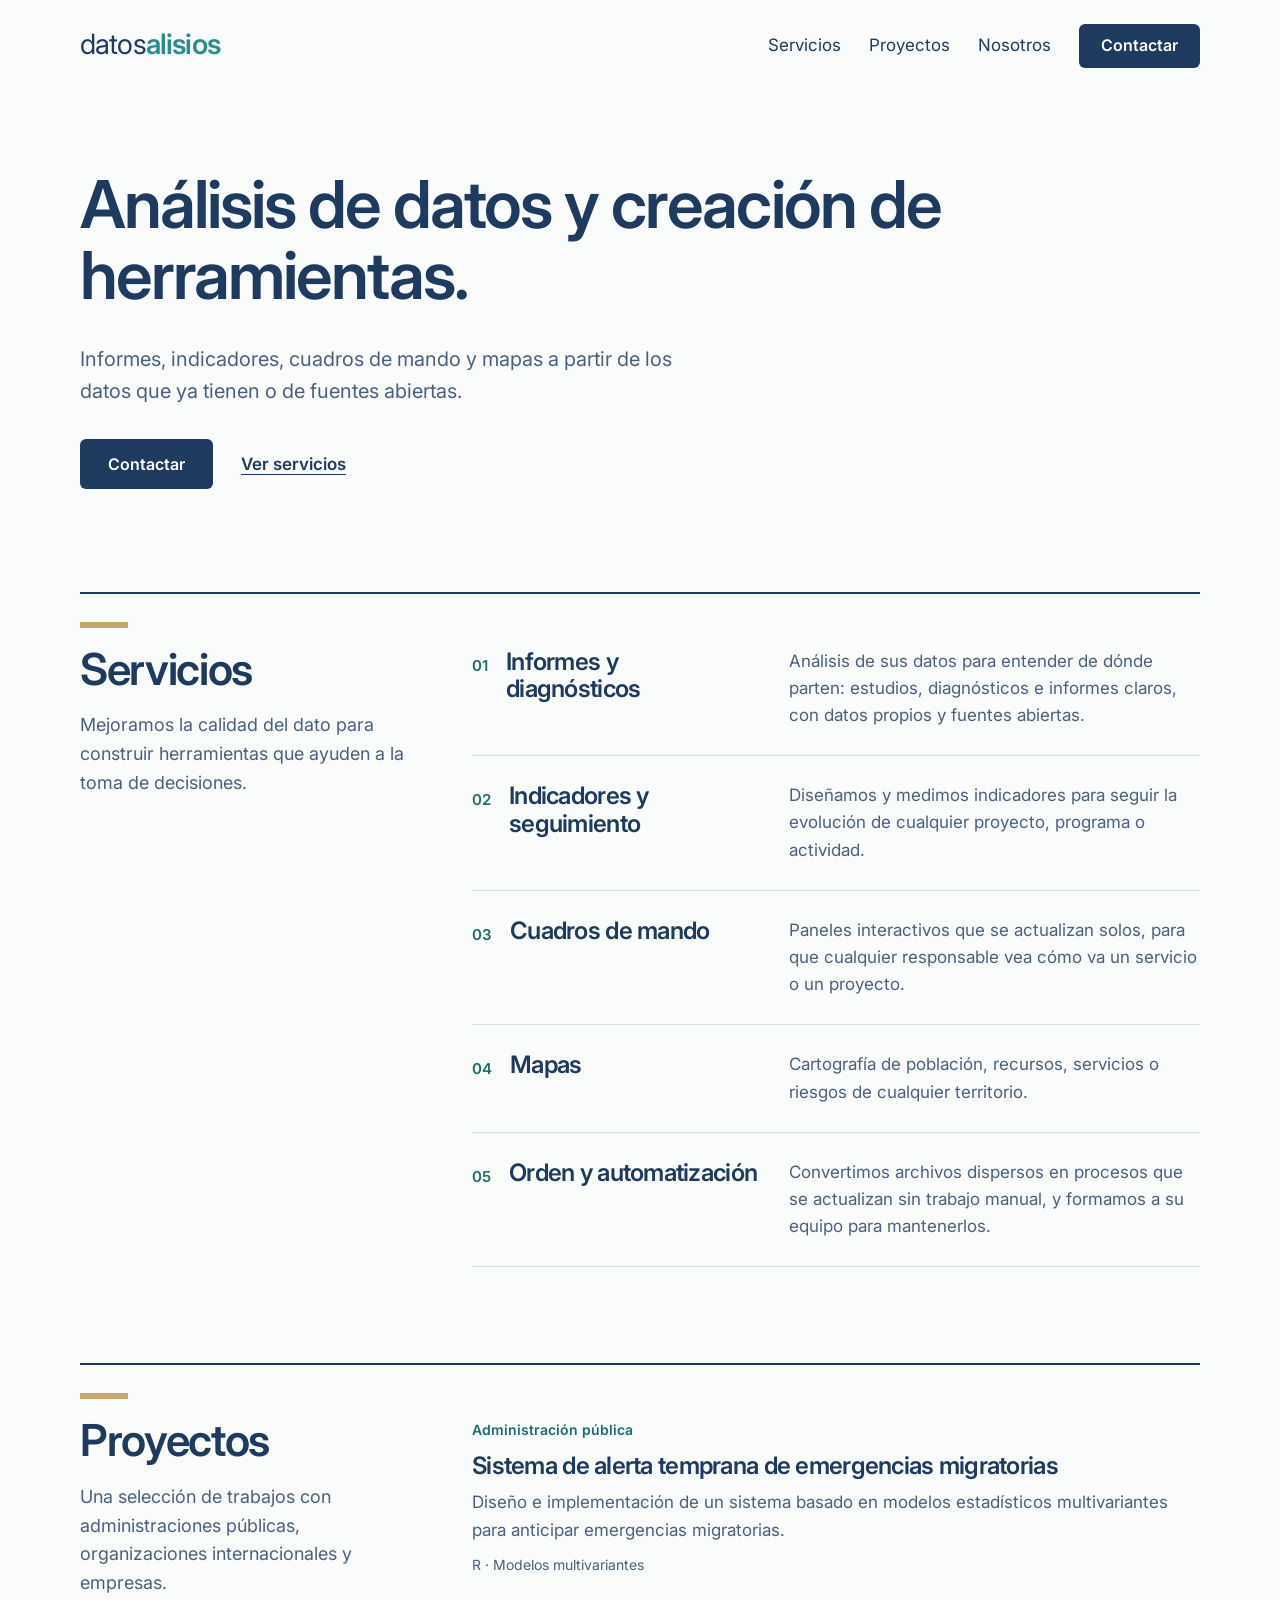
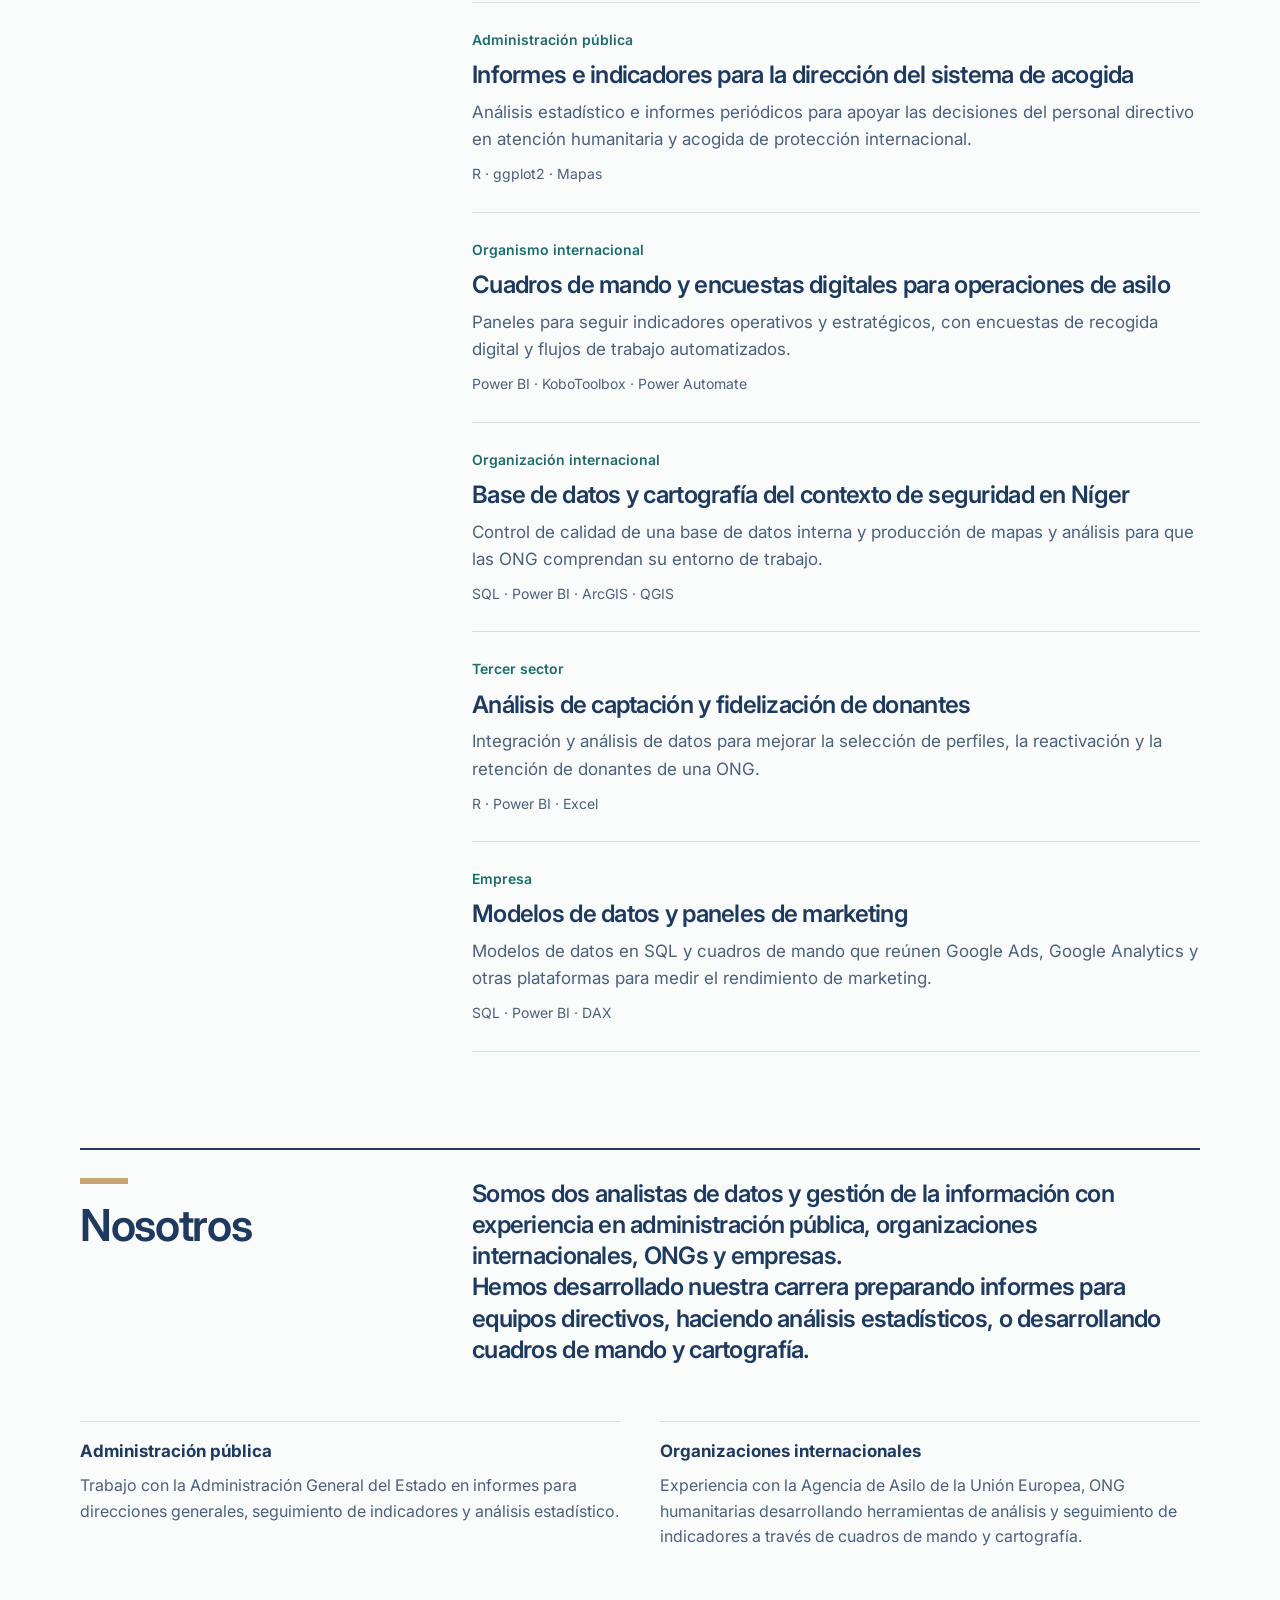
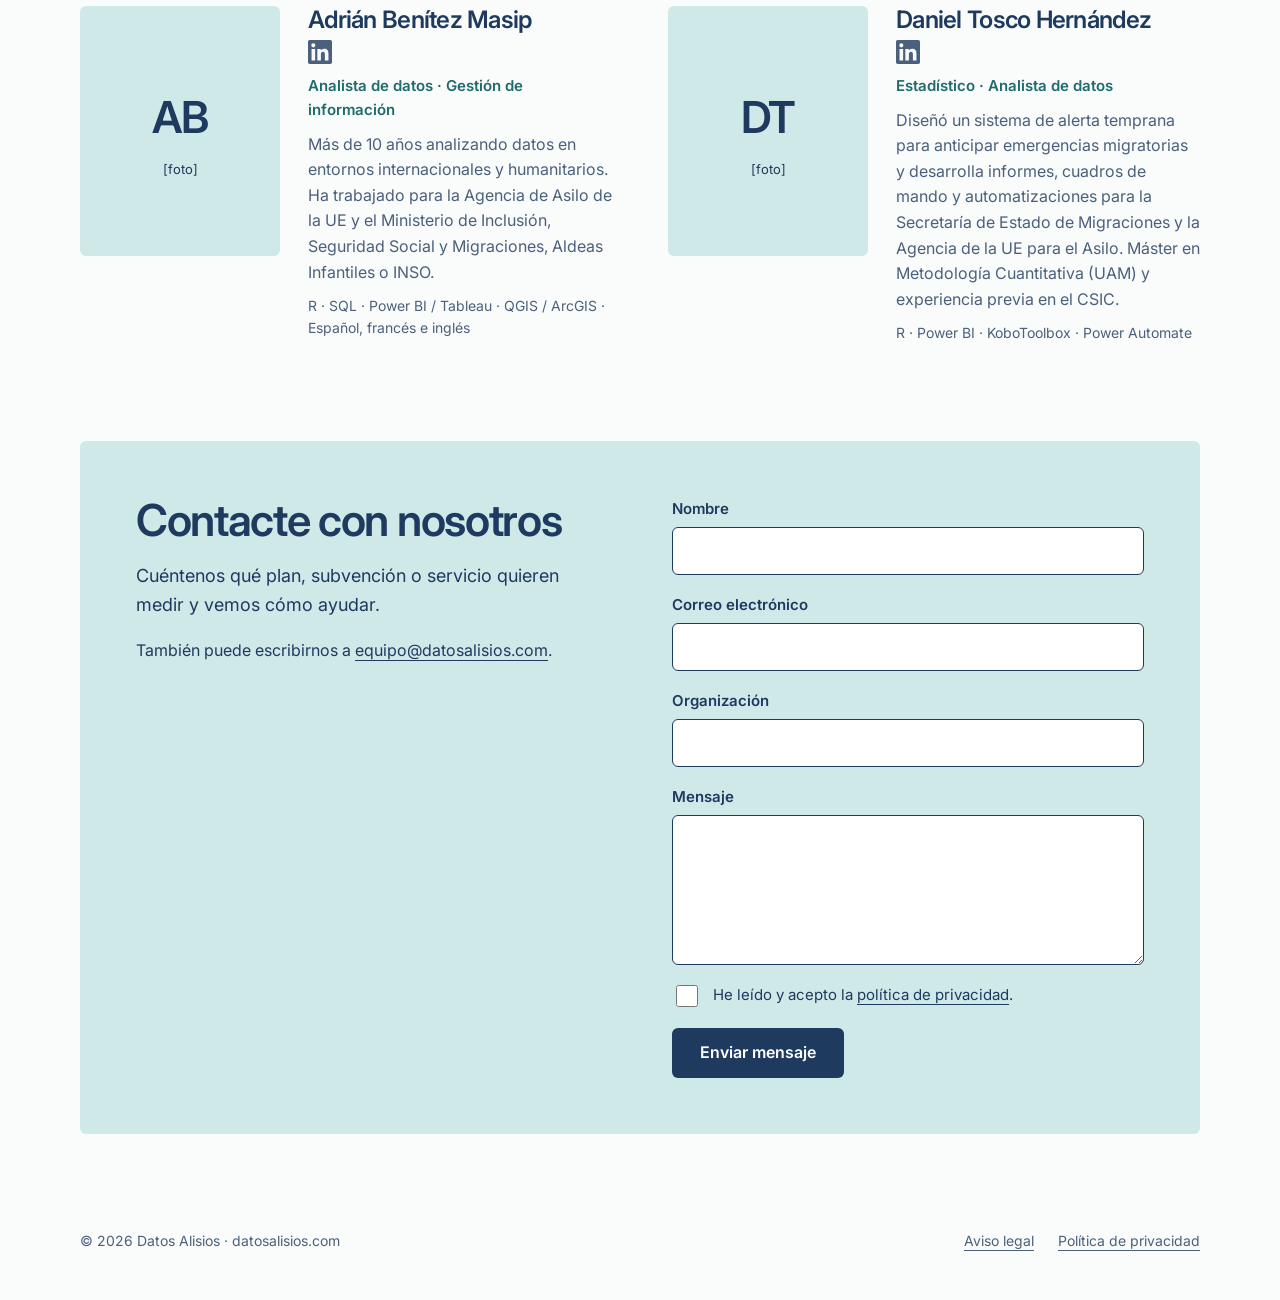
<file: index.html>
<!doctype html>
<!--
  ============================================================
  DATOS ALISIOS · página principal
  CÓMO EDITAR LOS TEXTOS
  - Cambie solo lo que está ENTRE etiquetas, por ejemplo:
        <h3>Informes y diagnósticos</h3>
    Puede cambiar "Informes y diagnósticos", pero no borre < ni >.
  - Cada sección empieza con un comentario "EDITAR AQUÍ".
  - Para añadir un servicio, proyecto o persona: copie un bloque
    completo (de su <div> o <article> de apertura a su cierre)
    y péguelo debajo.
  ============================================================
-->
<html lang="es">
<head>
<meta charset="utf-8">
<meta name="viewport" content="width=device-width, initial-scale=1">
<title>Datos Alisios · Análisis de datos</title>
<meta name="description" content="Análisis de datos, indicadores, cuadros de mando y mapas.">
<link rel="preconnect" href="https://fonts.googleapis.com">
<link rel="preconnect" href="https://fonts.gstatic.com" crossorigin>
<link href="https://fonts.googleapis.com/css2?family=Inter:wght@400;500;600&amp;display=swap" rel="stylesheet">
<link rel="icon" href="favicon.svg" type="image/svg+xml">
<link rel="icon" href="favicon.ico" sizes="48x48">
<link rel="apple-touch-icon" href="apple-touch-icon.png">
<link rel="stylesheet" href="styles.css">
</head>
<body>
<a class="salto" href="#contenido">Saltar al contenido</a>

<header class="contenedor cabecera">
  <a class="logo" href="#inicio" aria-label="datosalisios, inicio">
    <span class="logo-texto">datos<b>alisios</b></span>
  </a>
  <nav class="menu" aria-label="Principal">
    <a href="#servicios">Servicios</a>
    <a href="#proyectos">Proyectos</a>
    <a href="#nosotros">Nosotros</a>
    <a class="boton boton-menu" href="#contacto">Contactar</a>
  </nav>
</header>

<main id="contenido">

<!-- ===== EDITAR AQUÍ: PORTADA ===== -->
<section id="inicio" class="contenedor portada">
  <div class="portada-texto">
    <h1>Análisis de datos y creación de herramientas.</h1>
    <p class="intro">Informes, indicadores, cuadros de mando y mapas a partir de los datos que ya tienen o de fuentes abiertas.</p>
    <div class="acciones">
      <a class="boton" href="#contacto">Contactar</a>
      <a href="#servicios">Ver servicios</a>
    </div>
  </div>
</section>

<!-- ===== EDITAR AQUÍ: SERVICIOS ===== -->
<section id="servicios" class="contenedor seccion">
  <div class="seccion-marco">
    <div class="seccion-cabecera">
      <div class="trazo"></div>
      <h2>Servicios</h2>
      <p>Mejoramos la calidad del dato para construir herramientas que ayuden a la toma de decisiones.</p>
    </div>
    <div class="seccion-cuerpo">

      <!-- Servicio 1 (copie desde aquí...) -->
      <div class="fila">
        <div class="fila-titulo"><span class="fila-num">01</span><h3>Informes y diagnósticos</h3></div>
        <p>Análisis de sus datos para entender de dónde parten: estudios, diagnósticos e informes claros, con datos propios y fuentes abiertas.</p>
      </div>
      <!-- ...hasta aquí) -->

      <div class="fila">
        <div class="fila-titulo"><span class="fila-num">02</span><h3>Indicadores y seguimiento</h3></div>
        <p>Diseñamos y medimos indicadores para seguir la evolución de cualquier proyecto, programa o actividad.</p>
      </div>
      <div class="fila">
        <div class="fila-titulo"><span class="fila-num">03</span><h3>Cuadros de mando</h3></div>
        <p>Paneles interactivos que se actualizan solos, para que cualquier responsable vea cómo va un servicio o un proyecto.</p>
      </div>
      <div class="fila">
        <div class="fila-titulo"><span class="fila-num">04</span><h3>Mapas</h3></div>
        <p>Cartografía de población, recursos, servicios o riesgos de cualquier territorio.</p>
      </div>
      <div class="fila">
        <div class="fila-titulo"><span class="fila-num">05</span><h3>Orden y automatización</h3></div>
        <p>Convertimos archivos dispersos en procesos que se actualizan sin trabajo manual, y formamos a su equipo para mantenerlos.</p>
      </div>
    </div>
  </div>
</section>

<!-- ===== EDITAR AQUÍ: PROYECTOS ===== -->
<!-- Antes de publicar, confirme con cada cliente qué proyectos se pueden mostrar y con qué nombre. -->
<section id="proyectos" class="contenedor seccion">
  <div class="seccion-marco">
    <div class="seccion-cabecera">
      <div class="trazo"></div>
      <h2>Proyectos</h2>
      <p>Una selección de trabajos con administraciones públicas, organizaciones internacionales y empresas.</p>
    </div>
    <div class="seccion-cuerpo">

      <!-- Proyecto 1 (copie desde aquí...) -->
      <article class="proyecto">
        <div class="tipo">Administración pública</div>
        <h3>Sistema de alerta temprana de emergencias migratorias</h3>
        <p>Diseño e implementación de un sistema basado en modelos estadísticos multivariantes para anticipar emergencias migratorias.</p>
        <div class="herramientas">R · Modelos multivariantes</div>
      </article>
      <!-- ...hasta aquí) -->

      <article class="proyecto">
        <div class="tipo">Administración pública</div>
        <h3>Informes e indicadores para la dirección del sistema de acogida</h3>
        <p>Análisis estadístico e informes periódicos para apoyar las decisiones del personal directivo en atención humanitaria y acogida de protección internacional.</p>
        <div class="herramientas">R · ggplot2 · Mapas</div>
      </article>
      <article class="proyecto">
        <div class="tipo">Organismo internacional</div>
        <h3>Cuadros de mando y encuestas digitales para operaciones de asilo</h3>
        <p>Paneles para seguir indicadores operativos y estratégicos, con encuestas de recogida digital y flujos de trabajo automatizados.</p>
        <div class="herramientas">Power BI · KoboToolbox · Power Automate</div>
      </article>
      <article class="proyecto">
        <div class="tipo">Organización internacional</div>
        <h3>Base de datos y cartografía del contexto de seguridad en Níger</h3>
        <p>Control de calidad de una base de datos interna y producción de mapas y análisis para que las ONG comprendan su entorno de trabajo.</p>
        <div class="herramientas">SQL · Power BI · ArcGIS · QGIS</div>
      </article>
      <article class="proyecto">
        <div class="tipo">Tercer sector</div>
        <h3>Análisis de captación y fidelización de donantes</h3>
        <p>Integración y análisis de datos para mejorar la selección de perfiles, la reactivación y la retención de donantes de una ONG.</p>
        <div class="herramientas">R · Power BI · Excel</div>
      </article>
      <article class="proyecto">
        <div class="tipo">Empresa</div>
        <h3>Modelos de datos y paneles de marketing</h3>
        <p>Modelos de datos en SQL y cuadros de mando que reúnen Google Ads, Google Analytics y otras plataformas para medir el rendimiento de marketing.</p>
        <div class="herramientas">SQL · Power BI · DAX</div>
      </article>
    </div>
  </div>
</section>

<!-- ===== EDITAR AQUÍ: NOSOTROS ===== -->
<section id="nosotros" class="contenedor seccion">
  <div class="nosotros-marco">
    <div class="nosotros-apertura">
      <div class="seccion-grid">
        <div class="seccion-cabecera">
          <div class="trazo"></div>
          <h2>Nosotros</h2>
        </div>
        <p class="lema-nosotros">Somos dos analistas de datos y gestión de la información con experiencia en administración pública, organizaciones internacionales, ONGs y empresas.<br>Hemos desarrollado nuestra carrera preparando informes para equipos directivos, haciendo análisis estadísticos, o desarrollando cuadros de mando y cartografía.</p>
      </div>

      <div class="tres">
        <div>
          <strong>Administración pública</strong>
          <p>Trabajo con la Administración General del Estado en informes para direcciones generales, seguimiento de indicadores y análisis estadístico.</p>
        </div>
        <div>
          <strong>Organizaciones internacionales</strong>
          <p>Experiencia con la Agencia de Asilo de la Unión Europea, ONG humanitarias desarrollando herramientas de análisis y seguimiento de indicadores a través de cuadros de mando y cartografía.</p>
        </div>
      </div>

      <div class="personas">
        <!-- Persona 1. Para poner una foto: sustituya el bloque <div class="foto"> por
             <div class="foto"><img src="adrian.jpg" alt="Adrián Benítez Masip"></div>
             y suba adrian.jpg a la misma carpeta que index.html. -->
        <article class="persona">
          <div class="foto" aria-hidden="true"><span class="iniciales">AB</span><span class="aviso">[foto]</span></div>
          <div class="persona-texto">
            <h3>Adrián Benítez Masip</h3>
            <a class="linkedin" href="https://www.linkedin.com/in/adrian-benitez-masip/" target="_blank" rel="noopener" aria-label="LinkedIn de Adrián Benítez Masip"><svg viewBox="0 0 24 24" width="24" height="24" aria-hidden="true" focusable="false"><path fill="currentColor" d="M20.45 20.45h-3.56v-5.57c0-1.33-.02-3.04-1.85-3.04-1.85 0-2.14 1.45-2.14 2.95v5.66H9.35V9h3.41v1.56h.05c.48-.9 1.64-1.85 3.37-1.85 3.6 0 4.27 2.37 4.27 5.45v6.29zM5.34 7.43a2.06 2.06 0 1 1 0-4.12 2.06 2.06 0 0 1 0 4.12zM7.12 20.45H3.56V9h3.56v11.45zM22.22 0H1.77C.79 0 0 .77 0 1.73v20.54C0 23.23.79 24 1.77 24h20.45c.98 0 1.78-.77 1.78-1.73V1.73C24 .77 23.2 0 22.22 0z"/></svg></a>
            <div class="cargo">Analista de datos · Gestión de información</div>
            <p>Más de 10 años analizando datos en entornos internacionales y humanitarios. Ha trabajado para la Agencia de Asilo de la UE y el Ministerio de Inclusión, Seguridad Social y Migraciones, Aldeas Infantiles o INSO.</p>
            <div class="herramientas">R · SQL · Power BI / Tableau · QGIS / ArcGIS · Español, francés e inglés</div>
          </div>
        </article>
        <article class="persona">
          <div class="foto" aria-hidden="true"><span class="iniciales">DT</span><span class="aviso">[foto]</span></div>
          <div class="persona-texto">
            <h3>Daniel Tosco Hernández</h3>
            <a class="linkedin" href="https://www.linkedin.com/in/dtosco/" target="_blank" rel="noopener" aria-label="LinkedIn de Daniel Tosco Hernández"><svg viewBox="0 0 24 24" width="24" height="24" aria-hidden="true" focusable="false"><path fill="currentColor" d="M20.45 20.45h-3.56v-5.57c0-1.33-.02-3.04-1.85-3.04-1.85 0-2.14 1.45-2.14 2.95v5.66H9.35V9h3.41v1.56h.05c.48-.9 1.64-1.85 3.37-1.85 3.6 0 4.27 2.37 4.27 5.45v6.29zM5.34 7.43a2.06 2.06 0 1 1 0-4.12 2.06 2.06 0 0 1 0 4.12zM7.12 20.45H3.56V9h3.56v11.45zM22.22 0H1.77C.79 0 0 .77 0 1.73v20.54C0 23.23.79 24 1.77 24h20.45c.98 0 1.78-.77 1.78-1.73V1.73C24 .77 23.2 0 22.22 0z"/></svg></a>
            <div class="cargo">Estadístico · Analista de datos</div>
            <p>Diseñó un sistema de alerta temprana para anticipar emergencias migratorias y desarrolla informes, cuadros de mando y automatizaciones para la Secretaría de Estado de Migraciones y la Agencia de la UE para el Asilo. Máster en Metodología Cuantitativa (UAM) y experiencia previa en el CSIC.</p>
            <div class="herramientas">R · Power BI · KoboToolbox · Power Automate</div>
          </div>
        </article>
      </div>
    </div>
  </div>
</section>

<!-- ===== EDITAR AQUÍ: CONTACTO ===== -->
<section id="contacto" class="contenedor seccion">
  <div class="contacto">
    <div class="contacto-texto">
      <h2>Contacte con nosotros</h2>
      <p>Cuéntenos qué plan, subvención o servicio quieren medir y vemos cómo ayudar.</p>
      <p class="correo">También puede escribirnos a <a href="mailto:equipo@datosalisios.com">equipo@datosalisios.com</a>.</p>
    </div>

    <!-- El formulario usa Web3Forms (gratuito). Sustituya TU_CLAVE_DE_WEB3FORMS
         por la clave que recibirá por correo (ver el archivo LEEME.md). -->
    <form class="formulario" action="https://api.web3forms.com/submit" method="POST">
      <input type="hidden" name="access_key" value="TU_CLAVE_DE_WEB3FORMS">
      <input type="hidden" name="subject" value="Nuevo mensaje desde datosalisios.com">
      <input type="hidden" name="from_name" value="Web Datos Alisios">
      <input type="checkbox" name="botcheck" class="trampa" tabindex="-1" autocomplete="off" aria-hidden="true">
      <div class="campo">
        <label for="nombre">Nombre</label>
        <input id="nombre" name="nombre" type="text" autocomplete="name" required>
      </div>
      <div class="campo">
        <label for="correo">Correo electrónico</label>
        <input id="correo" name="email" type="email" autocomplete="email" required>
      </div>
      <div class="campo">
        <label for="organizacion">Organización</label>
        <input id="organizacion" name="organizacion" type="text" autocomplete="organization">
      </div>
      <div class="campo">
        <label for="mensaje">Mensaje</label>
        <textarea id="mensaje" name="message" rows="5" required></textarea>
      </div>
      <div class="consentimiento">
        <input id="acepto" name="acepto_privacidad" type="checkbox" value="si" required>
        <label for="acepto">He leído y acepto la <a href="privacidad.html">política de privacidad</a>.</label>
      </div>
      <button class="boton" type="submit">Enviar mensaje</button>
    </form>
  </div>
</section>

</main>

<footer class="contenedor pie">
  <div>© 2026 Datos Alisios · datosalisios.com</div>
  <nav aria-label="Información legal">
    <a href="aviso-legal.html">Aviso legal</a>
    <a href="privacidad.html">Política de privacidad</a>
  </nav>
</footer>

</body>
</html>
</file>
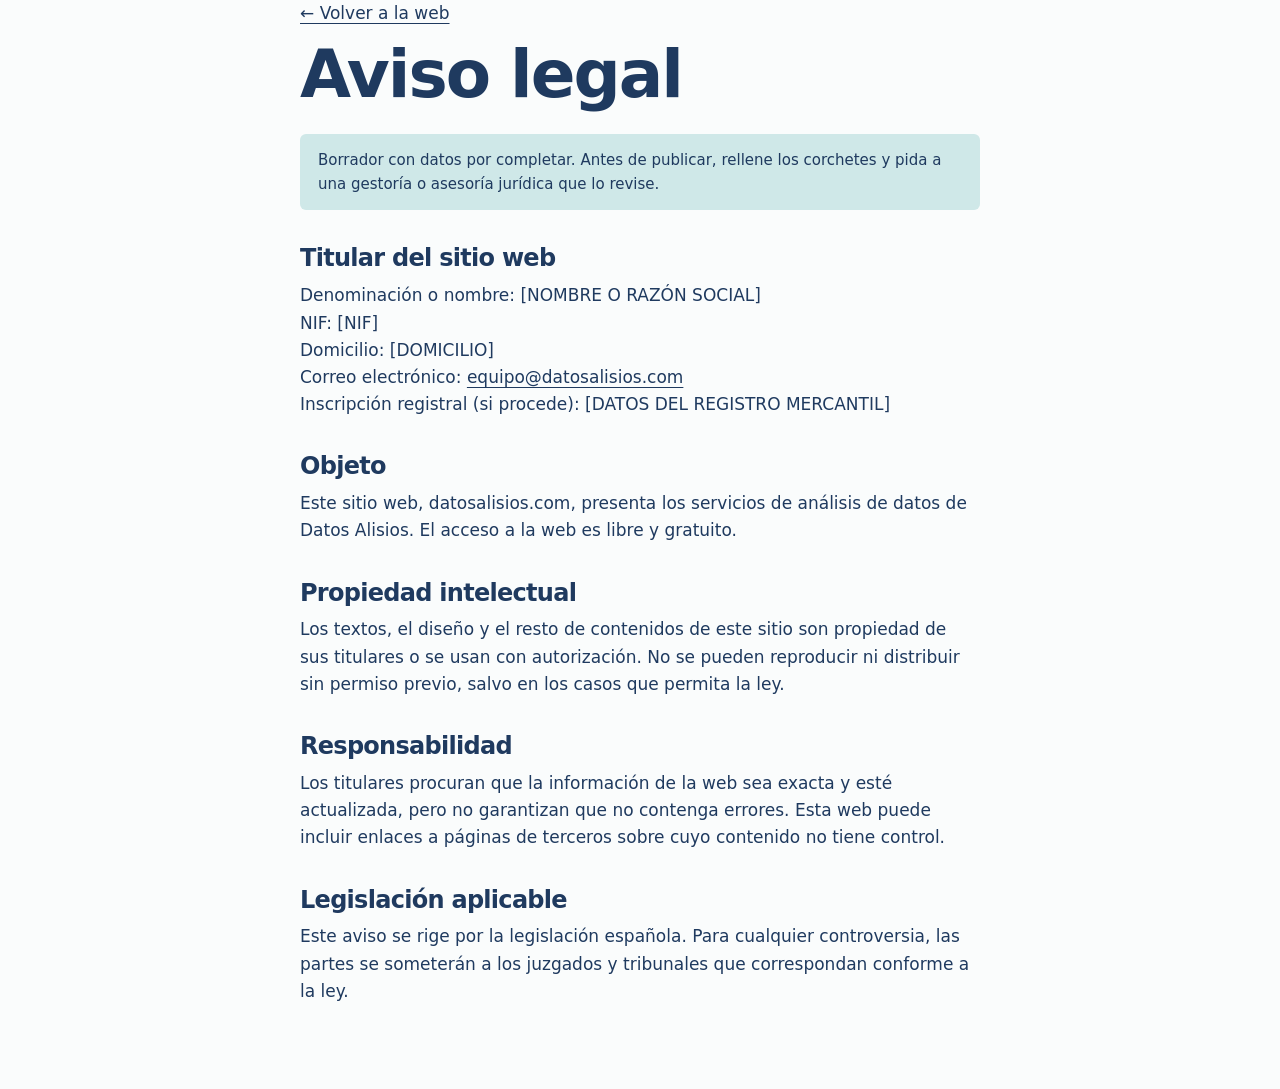
<file: aviso-legal.html>
<!doctype html>
<html lang="es">
<head>
<meta charset="utf-8">
<meta name="viewport" content="width=device-width, initial-scale=1">
<title>Aviso legal · Datos Alisios</title>
<meta name="robots" content="noindex">
<link rel="stylesheet" href="styles.css">
</head>
<body>
<main class="contenedor legal">
  <p><a href="index.html">← Volver a la web</a></p>
  <h1>Aviso legal</h1>
  <p class="borrador">Borrador con datos por completar. Antes de publicar, rellene los corchetes y pida a una gestoría o asesoría jurídica que lo revise.</p>

  <h2>Titular del sitio web</h2>
  <p>
    Denominación o nombre: [NOMBRE O RAZÓN SOCIAL]<br>
    NIF: [NIF]<br>
    Domicilio: [DOMICILIO]<br>
    Correo electrónico: <a href="mailto:equipo@datosalisios.com">equipo@datosalisios.com</a><br>
    Inscripción registral (si procede): [DATOS DEL REGISTRO MERCANTIL]
  </p>

  <h2>Objeto</h2>
  <p>Este sitio web, datosalisios.com, presenta los servicios de análisis de datos de Datos Alisios. El acceso a la web es libre y gratuito.</p>

  <h2>Propiedad intelectual</h2>
  <p>Los textos, el diseño y el resto de contenidos de este sitio son propiedad de sus titulares o se usan con autorización. No se pueden reproducir ni distribuir sin permiso previo, salvo en los casos que permita la ley.</p>

  <h2>Responsabilidad</h2>
  <p>Los titulares procuran que la información de la web sea exacta y esté actualizada, pero no garantizan que no contenga errores. Esta web puede incluir enlaces a páginas de terceros sobre cuyo contenido no tiene control.</p>

  <h2>Legislación aplicable</h2>
  <p>Este aviso se rige por la legislación española. Para cualquier controversia, las partes se someterán a los juzgados y tribunales que correspondan conforme a la ley.</p>
</main>
</body>
</html>
</file>
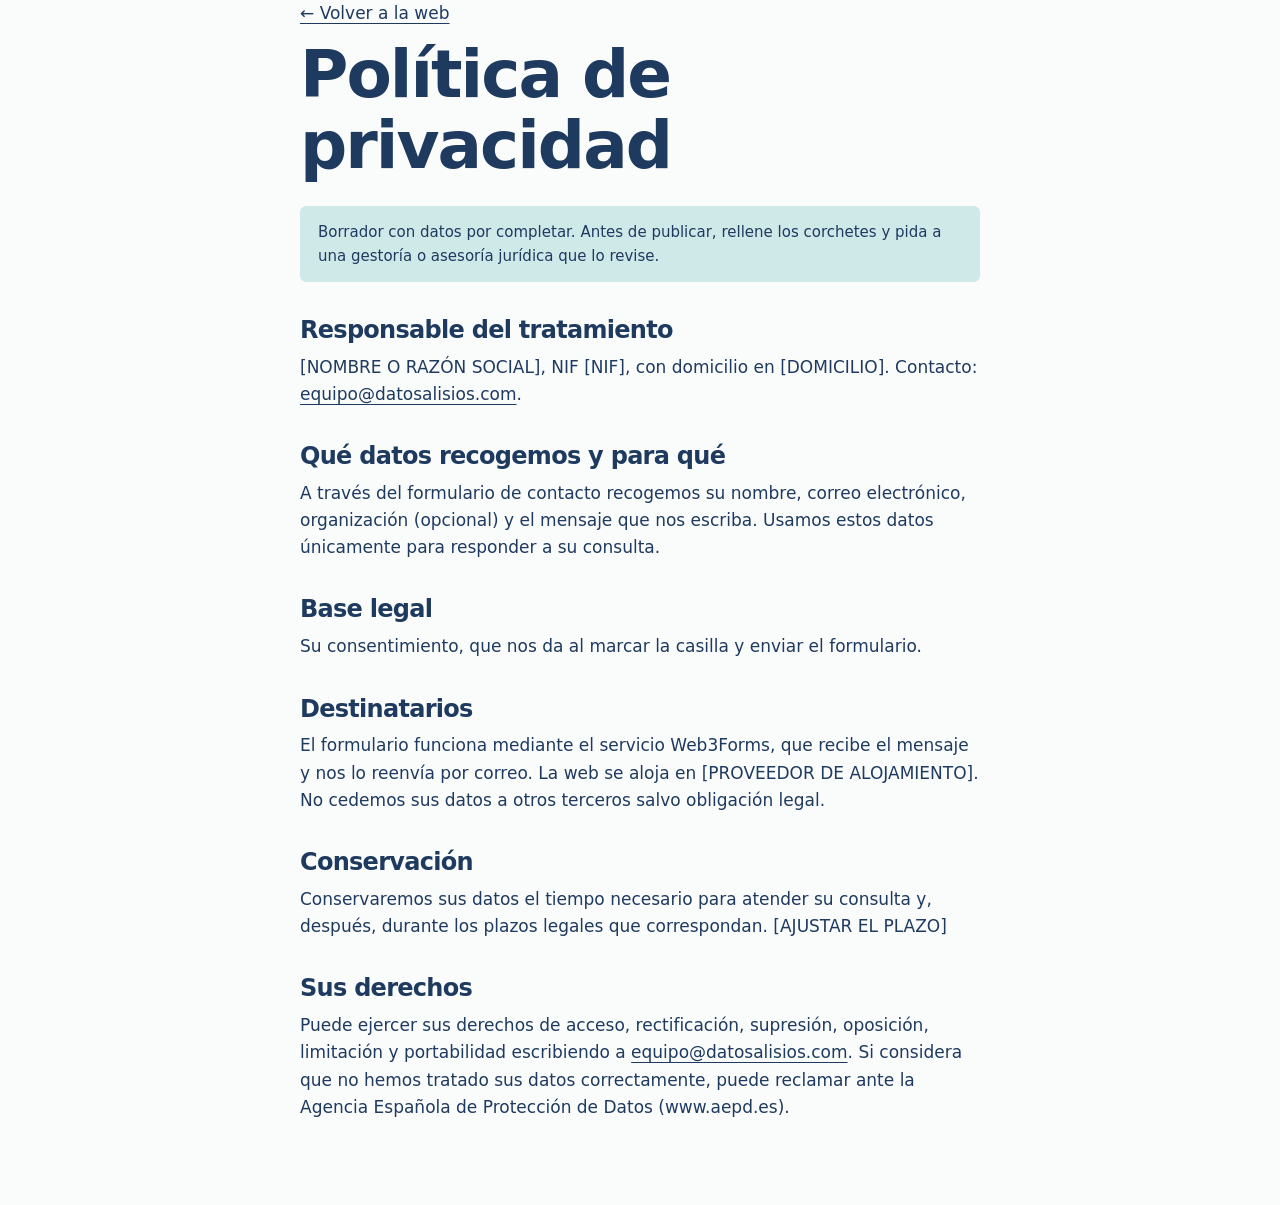
<file: privacidad.html>
<!doctype html>
<html lang="es">
<head>
<meta charset="utf-8">
<meta name="viewport" content="width=device-width, initial-scale=1">
<title>Política de privacidad · Datos Alisios</title>
<meta name="robots" content="noindex">
<link rel="stylesheet" href="styles.css">
</head>
<body>
<main class="contenedor legal">
  <p><a href="index.html">← Volver a la web</a></p>
  <h1>Política de privacidad</h1>
  <p class="borrador">Borrador con datos por completar. Antes de publicar, rellene los corchetes y pida a una gestoría o asesoría jurídica que lo revise.</p>

  <h2>Responsable del tratamiento</h2>
  <p>[NOMBRE O RAZÓN SOCIAL], NIF [NIF], con domicilio en [DOMICILIO]. Contacto: <a href="mailto:equipo@datosalisios.com">equipo@datosalisios.com</a>.</p>

  <h2>Qué datos recogemos y para qué</h2>
  <p>A través del formulario de contacto recogemos su nombre, correo electrónico, organización (opcional) y el mensaje que nos escriba. Usamos estos datos únicamente para responder a su consulta.</p>

  <h2>Base legal</h2>
  <p>Su consentimiento, que nos da al marcar la casilla y enviar el formulario.</p>

  <h2>Destinatarios</h2>
  <p>El formulario funciona mediante el servicio Web3Forms, que recibe el mensaje y nos lo reenvía por correo. La web se aloja en [PROVEEDOR DE ALOJAMIENTO]. No cedemos sus datos a otros terceros salvo obligación legal.</p>

  <h2>Conservación</h2>
  <p>Conservaremos sus datos el tiempo necesario para atender su consulta y, después, durante los plazos legales que correspondan. [AJUSTAR EL PLAZO]</p>

  <h2>Sus derechos</h2>
  <p>Puede ejercer sus derechos de acceso, rectificación, supresión, oposición, limitación y portabilidad escribiendo a <a href="mailto:equipo@datosalisios.com">equipo@datosalisios.com</a>. Si considera que no hemos tratado sus datos correctamente, puede reclamar ante la Agencia Española de Protección de Datos (www.aepd.es).</p>
</main>
</body>
</html>
</file>
<file: styles.css>
/* ==========================================================
   DATOS ALISIOS · estilos
   Colores y letra: bloque ":root" de más abajo.
   ========================================================== */

/* ---------- Identidad (colores y letra) ---------- */
:root {
  --bg: #FAFCFC;
  --tint: #CFE8E8;          /* Bruma */
  --ink: #1F3A5F;           /* Azul atlántico */
  --muted: #4B607C;
  --accent: #1F3A5F;        /* Botones */
  --accent-ink: #FFFFFF;
  --teal: #2E8B8B;          /* Verde azulado (logo) */
  --teal-text: #1F6B6B;     /* Verde azulado para textos pequeños */
  --spot: #C9A66B;          /* Arena */
  --line: #D3E1E3;
  --surface: #FFFFFF;
  --head-font: Inter, system-ui, sans-serif;
  --head-w: 600; --head-ls: -0.03em; --head-lh: 1.08; --radius: 6px;
  --h1: clamp(38px, 6.4vw, 66px); --h2: clamp(32px, 4.4vw, 44px);
  --h3: clamp(20px, 2.4vw, 24px);
}

/* ---------- Base ---------- */
*, *::before, *::after { box-sizing: border-box; }
html { scroll-behavior: smooth; -webkit-text-size-adjust: 100%; }
body {
  margin: 0; background: var(--bg); color: var(--ink);
  font-family: Inter, system-ui, sans-serif; font-size: 17px; line-height: 1.6;
}
a { color: inherit; text-underline-offset: 4px; }
h1, h2, h3 {
  margin: 0; font-family: var(--head-font); font-weight: var(--head-w);
  letter-spacing: var(--head-ls); line-height: var(--head-lh);
}
h1 { font-size: var(--h1); }
h2 { font-size: var(--h2); }
h3 { font-size: var(--h3); line-height: 1.15; }
p { margin: 0; }
:focus-visible { outline: 3px solid var(--accent); outline-offset: 3px; }
.salto {
  position: absolute; left: -9999px; top: 8px; background: var(--accent);
  color: var(--accent-ink); padding: 10px 16px; z-index: 10;
}
.salto:focus { left: 8px; }

.contenedor {
  max-width: 1200px; margin: 0 auto;
  padding-left: clamp(20px, 4vw, 40px); padding-right: clamp(20px, 4vw, 40px);
}
section[id] { scroll-margin-top: 16px; }

/* ---------- Botones ---------- */
.boton {
  display: inline-flex; align-items: center; justify-content: center;
  min-height: 50px; padding: 0 28px; background: var(--accent);
  color: var(--accent-ink); border: 0; border-radius: var(--radius);
  font: inherit; font-weight: 600; font-size: 16px; text-decoration: none;
  cursor: pointer;
}
.boton:hover { filter: brightness(1.12); }
.boton-menu { min-height: 44px; padding: 0 22px; font-size: 16px; }

/* ---------- Cabecera ---------- */
.cabecera {
  display: flex; flex-wrap: wrap; gap: 16px 40px;
  justify-content: space-between; align-items: center;
  padding-top: 24px; padding-bottom: 24px;
}
.logo { text-decoration: none; }
.logo-texto {
  font-size: 28px; line-height: 1; letter-spacing: -0.03em;
  font-weight: 400; color: var(--ink);
}
.logo-texto b { font-weight: 600; color: var(--teal); }
.menu { display: flex; flex-wrap: wrap; gap: 8px 28px; align-items: center; }
.menu a { text-decoration: none; }
.menu a:not(.boton):hover { text-decoration: underline; }

/* ---------- Portada ---------- */
.portada {
  padding-top: clamp(32px, 6vw, 80px); padding-bottom: clamp(56px, 8vw, 104px);
}
.portada-texto { display: flex; flex-direction: column; gap: 32px; max-width: 900px; }
.portada-texto .intro { font-size: 20px; color: var(--muted); max-width: 620px; }
.acciones { display: flex; flex-wrap: wrap; gap: 14px 28px; align-items: center; }
.acciones a:not(.boton) { font-weight: 600; }

/* ---------- Secciones ---------- */
.seccion { padding-bottom: clamp(56px, 8vw, 96px); }
.seccion-marco {
  border-top: 2px solid var(--ink); padding-top: 28px; display: grid;
  gap: 32px 56px; grid-template-columns: repeat(auto-fit, minmax(min(300px, 100%), 1fr));
}
.seccion-cabecera { display: flex; flex-direction: column; gap: 18px; align-self: start; }
.seccion-cabecera p { font-size: 18px; color: var(--muted); }
.trazo { width: 48px; height: 6px; background: var(--spot); }
.seccion-cuerpo { grid-column: span 2; min-width: 0; }
@media (max-width: 760px) { .seccion-cuerpo, .lema-nosotros { grid-column: auto; } }

/* Servicios */
.fila {
  display: flex; flex-wrap: wrap; gap: 8px 32px; padding: 26px 0;
  border-bottom: 1px solid var(--line);
}
.fila-titulo { flex: 1 1 240px; display: flex; gap: 18px; }
.fila-num { color: var(--teal-text); font-weight: 600; font-size: 15px; padding-top: 6px; }
.fila p { flex: 2 1 320px; color: var(--muted); }

/* Proyectos */
.proyecto {
  padding: 26px 0; border-bottom: 1px solid var(--line);
  display: flex; flex-direction: column; gap: 10px;
}
.proyecto .tipo { font-size: 14px; font-weight: 600; color: var(--teal-text); }
.proyecto p { color: var(--muted); }
.proyecto .herramientas { font-size: 14px; color: var(--muted); }

/* Nosotros */
.nosotros-marco { border-top: 2px solid var(--ink); padding-top: 28px; }
.nosotros-apertura { display: flex; flex-direction: column; gap: 56px; }
.seccion-grid {
  display: grid; gap: 32px 56px;
  grid-template-columns: repeat(auto-fit, minmax(min(300px, 100%), 1fr));
}
.lema-nosotros {
  grid-column: span 2; font-family: var(--head-font); font-weight: var(--head-w);
  font-size: var(--h3); line-height: 1.3; letter-spacing: var(--head-ls);
}
.tres {
  display: grid; gap: 32px 40px;
  grid-template-columns: repeat(auto-fit, minmax(min(260px, 100%), 1fr));
}
.tres > div { border-top: 1px solid var(--line); padding-top: 16px; display: flex; flex-direction: column; gap: 8px; }
.tres strong { font-size: 17px; }
.tres p { font-size: 16px; color: var(--muted); }
.personas {
  display: grid; gap: 56px;
  grid-template-columns: repeat(auto-fit, minmax(min(440px, 100%), 1fr));
}
.persona { display: flex; flex-wrap: wrap; gap: 28px; }
.foto {
  flex: 0 0 200px; height: 250px; background: var(--tint);
  border-radius: var(--radius); display: flex; flex-direction: column;
  align-items: center; justify-content: center; gap: 6px; overflow: hidden;
}
.foto img { width: 100%; height: 100%; object-fit: cover; }
.foto .iniciales { font-family: var(--head-font); font-weight: var(--head-w); font-size: var(--h2); letter-spacing: var(--head-ls); }
.foto .aviso { font-size: 13px; }
.persona-texto { flex: 1 1 260px; display: flex; flex-direction: column; gap: 10px; }
.persona-texto .linkedin { align-self: flex-start; display: inline-flex; color: var(--muted); margin-top: -4px; }
.persona-texto .linkedin:hover, .persona-texto .linkedin:focus-visible { color: var(--teal-text); }
.persona-texto .cargo { font-size: 15px; font-weight: 600; color: var(--teal-text); }
.persona-texto p { font-size: 16px; color: var(--muted); }
.persona-texto .herramientas { font-size: 14px; color: var(--muted); }
@media (max-width: 520px) {
  .foto { flex: 1 1 100%; height: 220px; }
}

/* Contacto */
.contacto {
  background: var(--tint); border-radius: var(--radius);
  padding: clamp(24px, 5vw, 56px); display: grid; gap: 40px 64px;
  grid-template-columns: repeat(auto-fit, minmax(min(340px, 100%), 1fr));
}
.contacto-texto { display: flex; flex-direction: column; gap: 18px; align-self: start; }
.contacto-texto p { font-size: 18px; }
.contacto-texto .correo { font-size: 16px; }
.formulario { display: flex; flex-direction: column; gap: 18px; }
.campo { display: flex; flex-direction: column; gap: 6px; }
.campo label { font-size: 15px; font-weight: 600; }
.campo input, .campo textarea {
  width: 100%; min-height: 48px; padding: 10px 14px; font: inherit; font-size: 16px;
  color: var(--ink); background: var(--surface); border: 1px solid var(--ink);
  border-radius: var(--radius);
}
.campo textarea { resize: vertical; }
.consentimiento { display: flex; gap: 12px; align-items: flex-start; font-size: 15px; }
.consentimiento input { width: 22px; height: 22px; margin-top: 2px; flex-shrink: 0; }
.trampa { position: absolute; left: -9999px; }
.formulario .boton { align-self: flex-start; }

/* Pie */
.pie {
  display: flex; flex-wrap: wrap; gap: 8px 32px; justify-content: space-between;
  padding-bottom: 48px; font-size: 14px; color: var(--muted);
}
.pie nav { display: flex; flex-wrap: wrap; gap: 8px 24px; }

/* Páginas legales */
.legal { max-width: 760px; padding-bottom: 72px; }
.legal h1 { margin-bottom: 24px; }
.legal h2 { font-size: 24px; margin: 36px 0 10px; }
.legal p, .legal li { color: var(--ink); margin-bottom: 12px; }
.legal .borrador {
  background: var(--tint); padding: 14px 18px; border-radius: var(--radius);
  font-size: 15px; margin-bottom: 28px;
}

/* Debe ir al final para ganar a las reglas anteriores */
@media (max-width: 760px) { .seccion-cuerpo, .lema-nosotros { grid-column: auto; } }

@media (prefers-reduced-motion: reduce) { html { scroll-behavior: auto; } }
</file>
